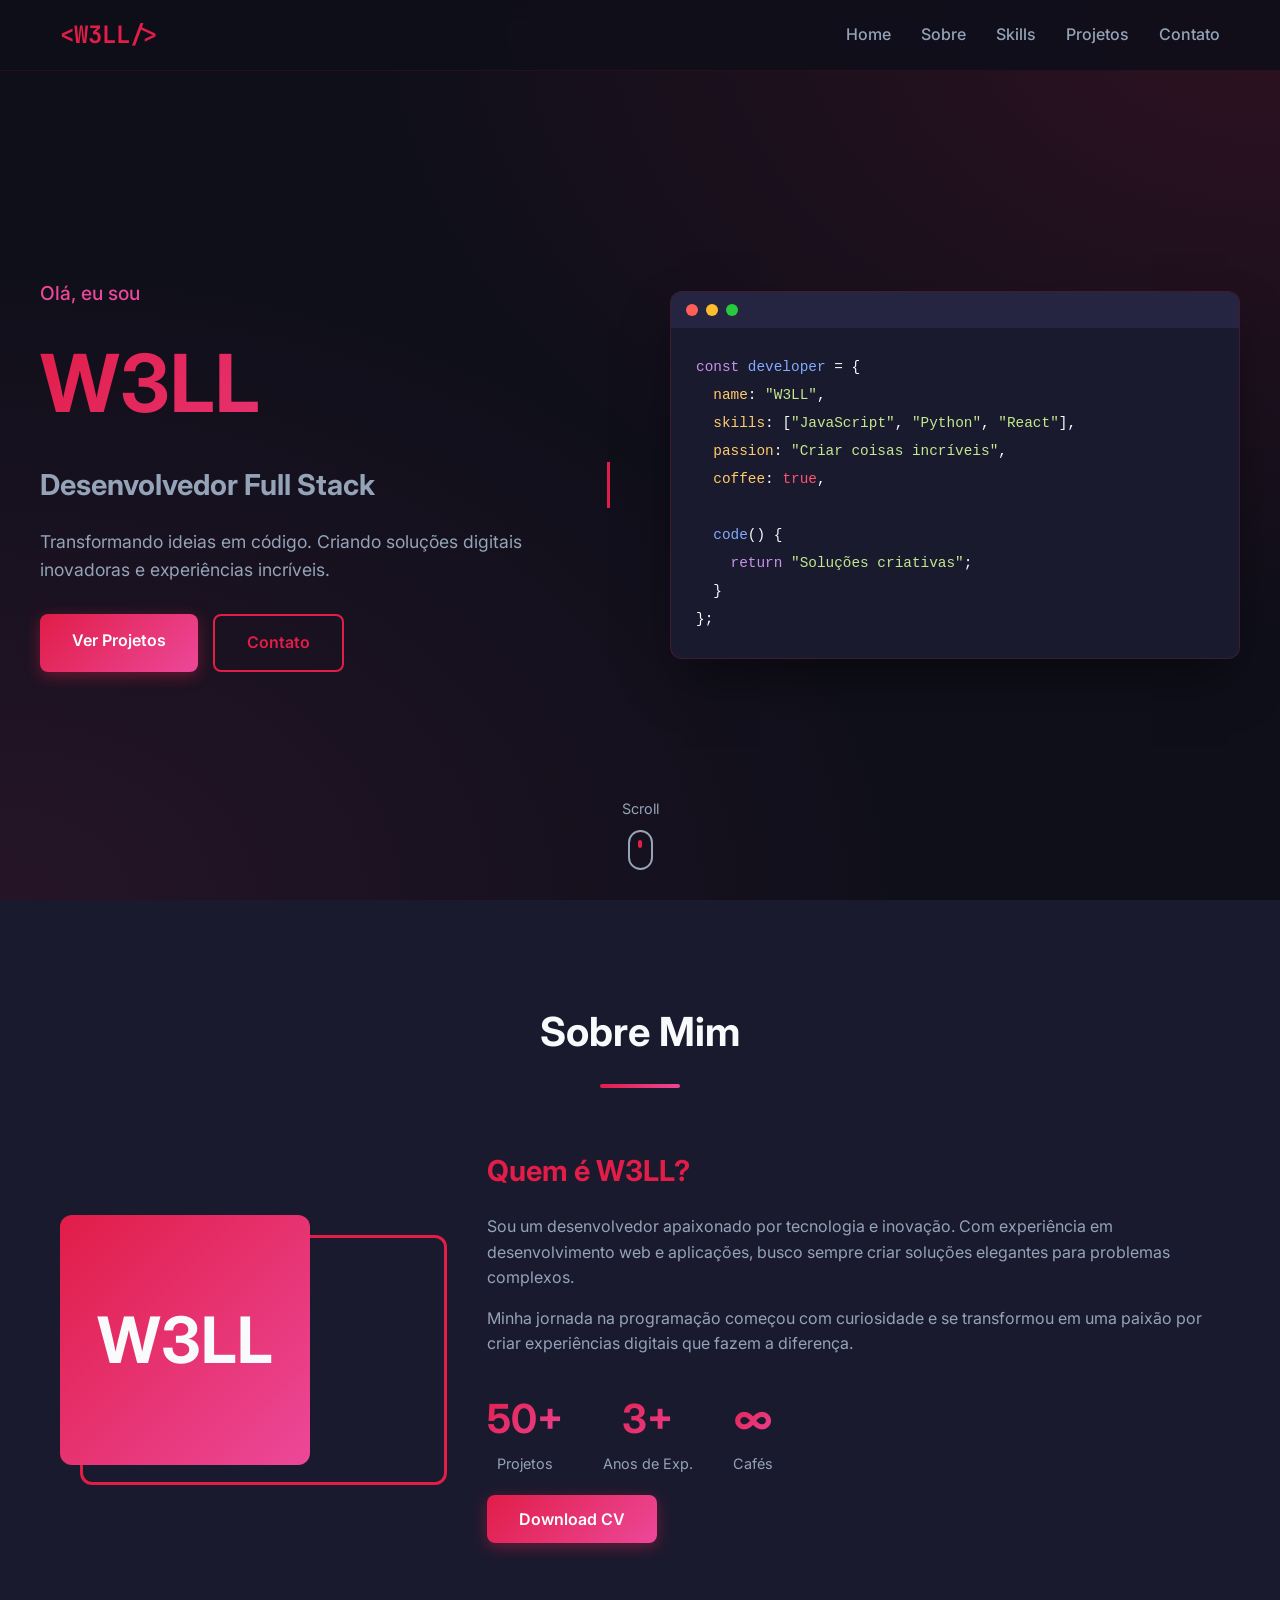
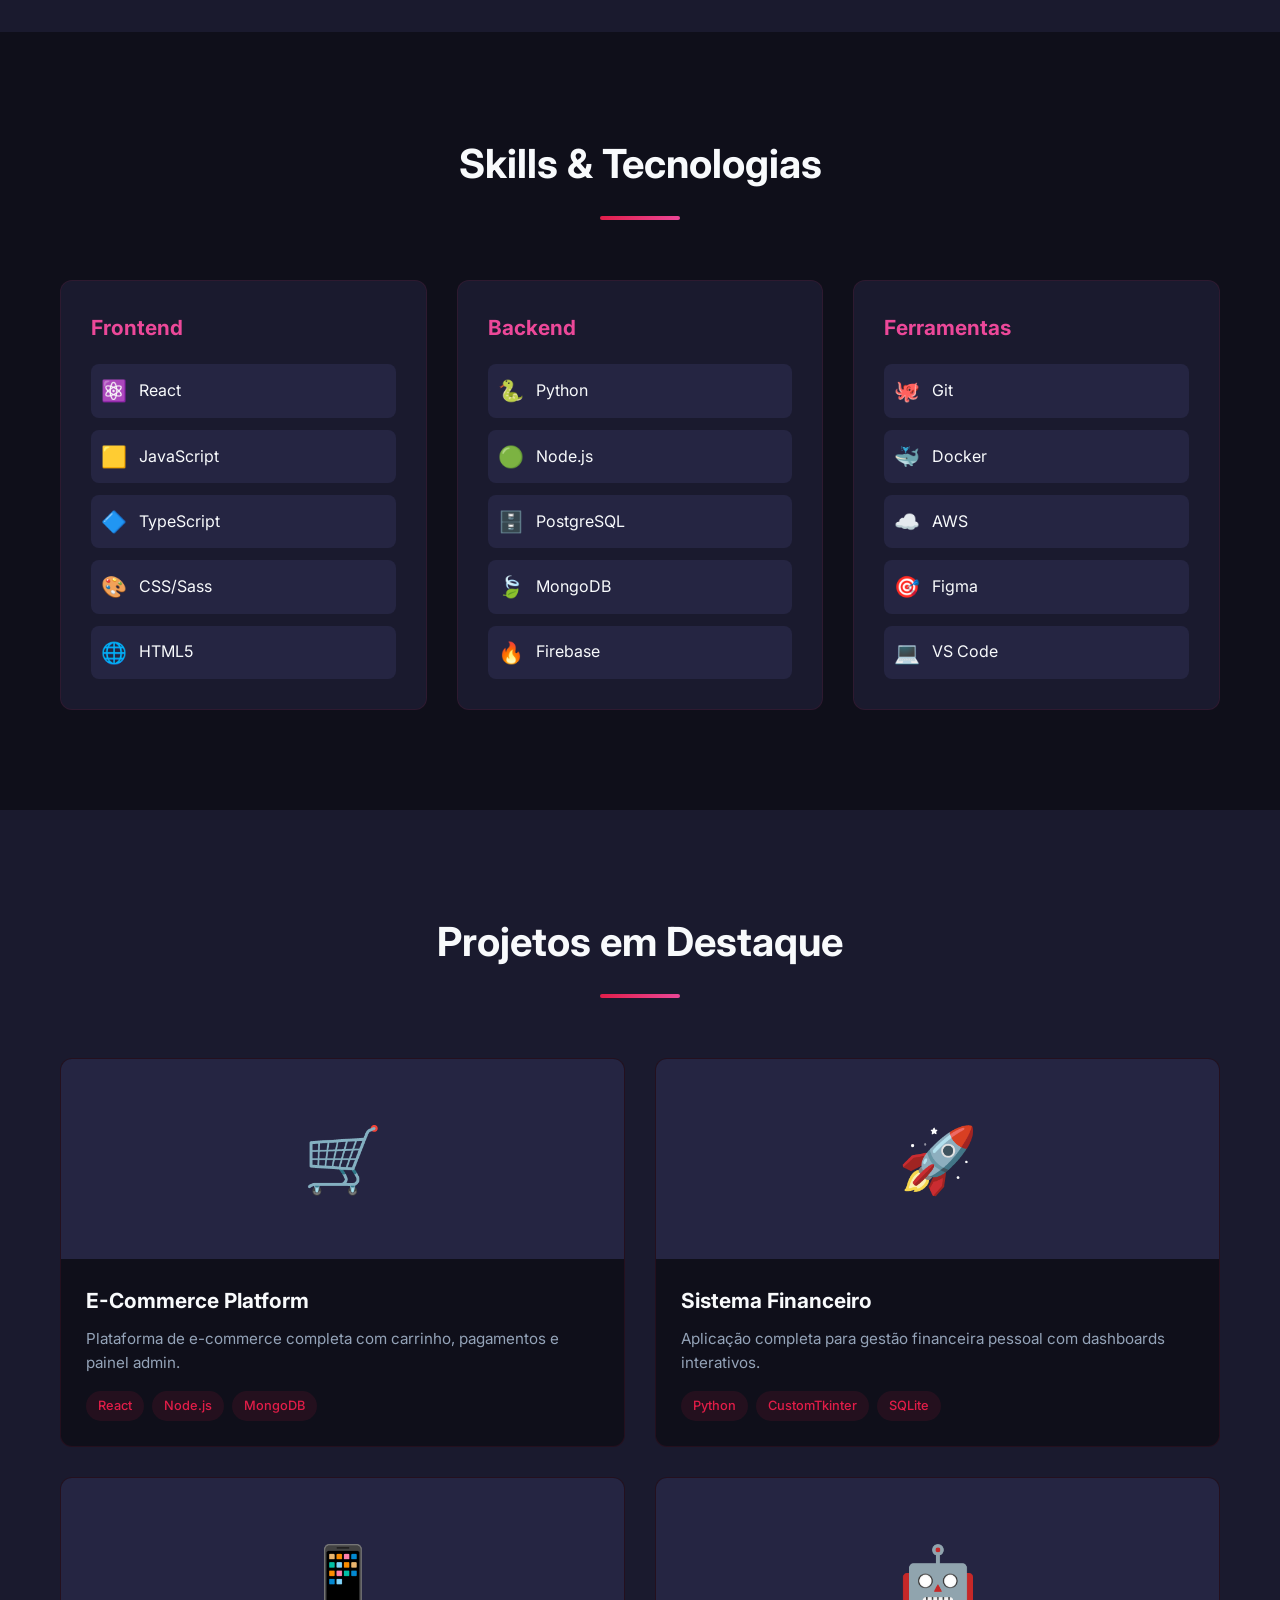
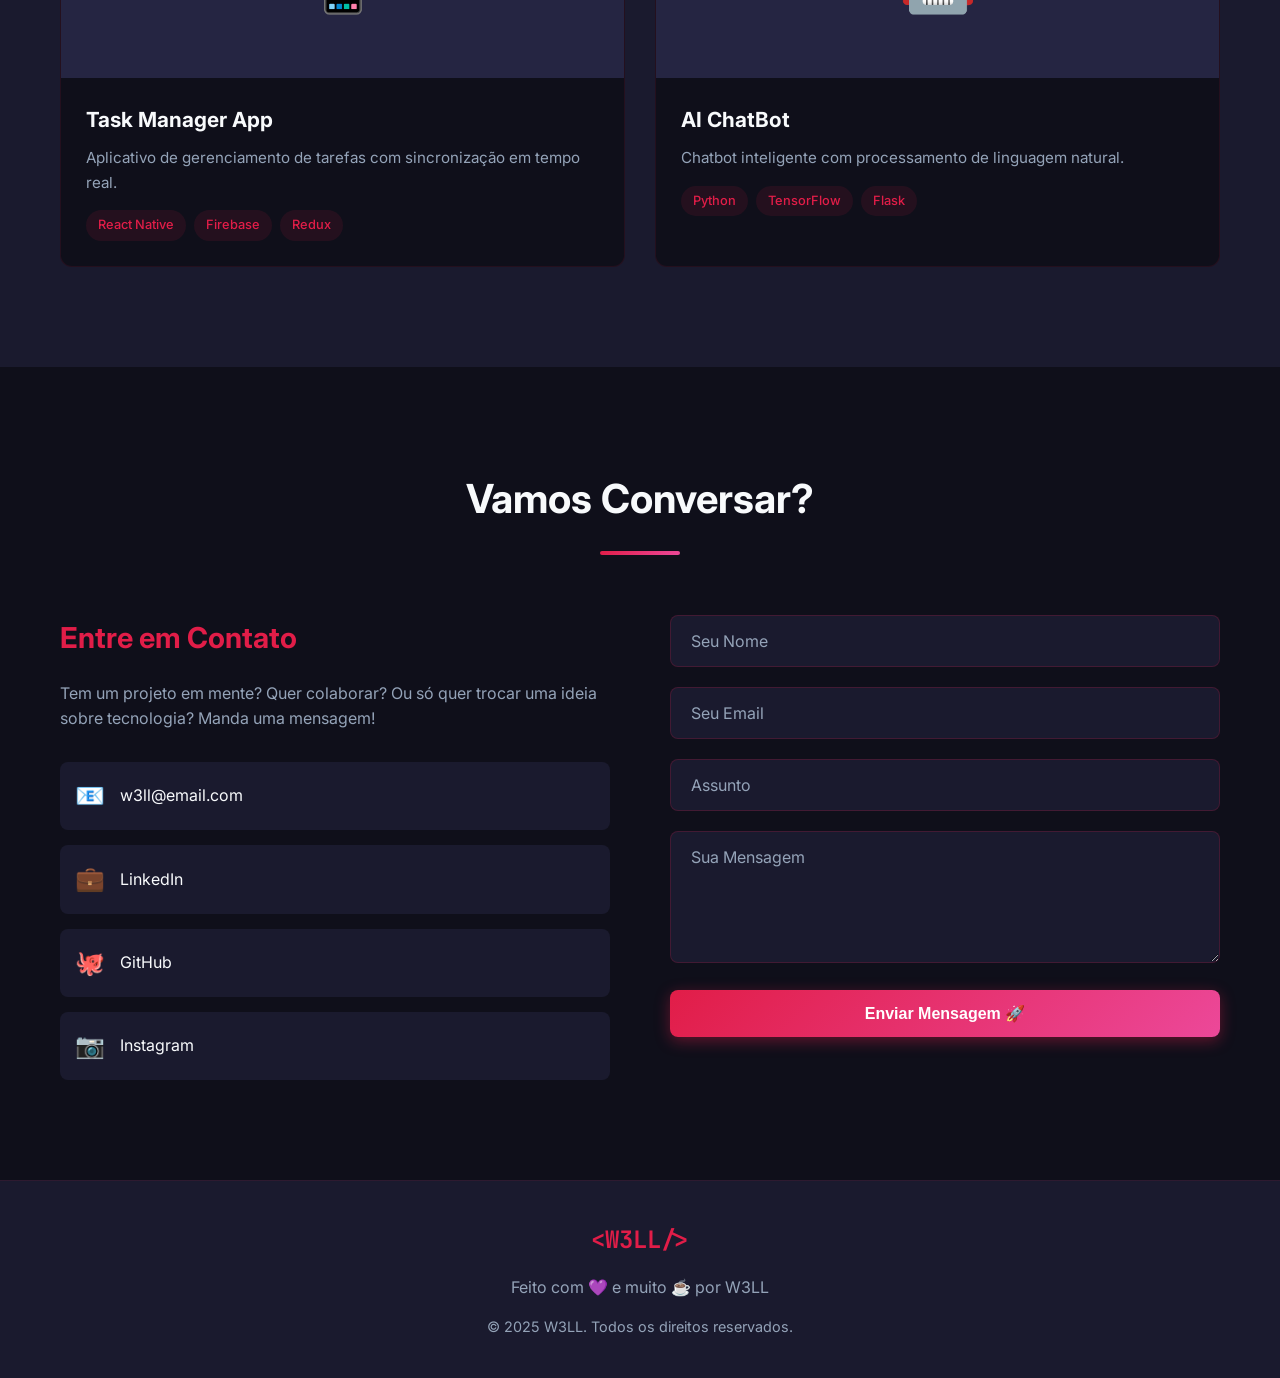
<file: index.html>
<!DOCTYPE html>
<html lang="pt-BR">
  <head>
    <meta charset="UTF-8" />
    <meta name="viewport" content="width=device-width, initial-scale=1.0" />
    <title>W3LL | Desenvolvedor Full Stack</title>
    <link rel="stylesheet" href="style.css" />
    <link
      href="https://fonts.googleapis.com/css2?family=JetBrains+Mono:wght@400;700&family=Inter:wght@300;400;600;700&display=swap"
      rel="stylesheet"
    />
  </head>
  <body>
    <nav class="navbar">
      <div class="container">
        <a href="#" class="logo">&lt;W3LL/&gt;</a>
        <ul class="nav-links">
          <li><a href="#home">Home</a></li>
          <li><a href="#sobre">Sobre</a></li>
          <li><a href="#skills">Skills</a></li>
          <li><a href="#projetos">Projetos</a></li>
          <li><a href="#contato">Contato</a></li>
        </ul>
        <button class="menu-toggle" id="menuToggle">☰</button>
      </div>
    </nav>

    <section id="home" class="hero">
      <div class="hero-content">
        <div class="hero-text">
          <p class="greeting">Olá, eu sou</p>
          <h1 class="glitch" data-text="W3LL">W3LL</h1>
          <h2 class="typewriter">Desenvolvedor Full Stack</h2>
          <p class="description">
            Transformando ideias em código. Criando soluções digitais inovadoras
            e experiências incríveis.
          </p>
          <div class="cta-buttons">
            <a href="#projetos" class="btn btn-primary">Ver Projetos</a>
            <a href="#contato" class="btn btn-outline">Contato</a>
          </div>
        </div>
        <div class="hero-image">
          <div class="code-window">
            <div class="window-header">
              <span class="dot red"></span>
              <span class="dot yellow"></span>
              <span class="dot green"></span>
            </div>
            <pre class="code-block">
<code><span class="keyword">const</span> <span class="variable">developer</span> = {
  <span class="property">name</span>: <span class="string">"W3LL"</span>,
  <span class="property">skills</span>: [<span class="string">"JavaScript"</span>, <span class="string">"Python"</span>, <span class="string">"React"</span>],
  <span class="property">passion</span>: <span class="string">"Criar coisas incríveis"</span>,
  <span class="property">coffee</span>: <span class="boolean">true</span>,
  
  <span class="function">code</span>() {
    <span class="keyword">return</span> <span class="string">"Soluções criativas"</span>;
  }
};</code></pre>
          </div>
        </div>
      </div>
      <div class="scroll-indicator">
        <span>Scroll</span>
        <div class="mouse"></div>
      </div>
    </section>

    <section id="sobre" class="about">
      <div class="container">
        <h2 class="section-title">Sobre Mim</h2>
        <div class="about-content">
          <div class="about-image">
            <div class="image-frame">
              <div class="avatar">W3LL</div>
            </div>
          </div>
          <div class="about-text">
            <h3>Quem é W3LL?</h3>
            <p>
              Sou um desenvolvedor apaixonado por tecnologia e inovação. Com
              experiência em desenvolvimento web e aplicações, busco sempre
              criar soluções elegantes para problemas complexos.
            </p>
            <p>
              Minha jornada na programação começou com curiosidade e se
              transformou em uma paixão por criar experiências digitais que
              fazem a diferença.
            </p>
            <div class="stats">
              <div class="stat">
                <span class="stat-number">50+</span>
                <span class="stat-label">Projetos</span>
              </div>
              <div class="stat">
                <span class="stat-number">3+</span>
                <span class="stat-label">Anos de Exp.</span>
              </div>
              <div class="stat">
                <span class="stat-number">∞</span>
                <span class="stat-label">Cafés</span>
              </div>
            </div>
            <a href="#" class="btn btn-primary">Download CV</a>
          </div>
        </div>
      </div>
    </section>

    <section id="skills" class="skills">
      <div class="container">
        <h2 class="section-title">Skills & Tecnologias</h2>
        <div class="skills-grid">
          <div class="skill-category">
            <h3>Frontend</h3>
            <div class="skill-items">
              <div class="skill-item">
                <span class="skill-icon">⚛️</span>
                <span>React</span>
              </div>
              <div class="skill-item">
                <span class="skill-icon">🟨</span>
                <span>JavaScript</span>
              </div>
              <div class="skill-item">
                <span class="skill-icon">🔷</span>
                <span>TypeScript</span>
              </div>
              <div class="skill-item">
                <span class="skill-icon">🎨</span>
                <span>CSS/Sass</span>
              </div>
              <div class="skill-item">
                <span class="skill-icon">🌐</span>
                <span>HTML5</span>
              </div>
            </div>
          </div>
          <div class="skill-category">
            <h3>Backend</h3>
            <div class="skill-items">
              <div class="skill-item">
                <span class="skill-icon">🐍</span>
                <span>Python</span>
              </div>
              <div class="skill-item">
                <span class="skill-icon">🟢</span>
                <span>Node.js</span>
              </div>
              <div class="skill-item">
                <span class="skill-icon">🗄️</span>
                <span>PostgreSQL</span>
              </div>
              <div class="skill-item">
                <span class="skill-icon">🍃</span>
                <span>MongoDB</span>
              </div>
              <div class="skill-item">
                <span class="skill-icon">🔥</span>
                <span>Firebase</span>
              </div>
            </div>
          </div>
          <div class="skill-category">
            <h3>Ferramentas</h3>
            <div class="skill-items">
              <div class="skill-item">
                <span class="skill-icon">🐙</span>
                <span>Git</span>
              </div>
              <div class="skill-item">
                <span class="skill-icon">🐳</span>
                <span>Docker</span>
              </div>
              <div class="skill-item">
                <span class="skill-icon">☁️</span>
                <span>AWS</span>
              </div>
              <div class="skill-item">
                <span class="skill-icon">🎯</span>
                <span>Figma</span>
              </div>
              <div class="skill-item">
                <span class="skill-icon">💻</span>
                <span>VS Code</span>
              </div>
            </div>
          </div>
        </div>
      </div>
    </section>

    <section id="projetos" class="projects">
      <div class="container">
        <h2 class="section-title">Projetos em Destaque</h2>
        <div class="projects-grid">
          <div class="project-card">
            <div class="project-image">
              <div class="project-placeholder">🛒</div>
              <div class="project-overlay">
                <a href="ecommerce/venda.html" class="project-link">Vender</a>
                <a href="#" class="project-link">GitHub</a>
              </div>
            </div>
            <div class="project-info">
              <h3>E-Commerce Platform</h3>
              <p>
                Plataforma de e-commerce completa com carrinho, pagamentos e
                painel admin.
              </p>
              <div class="project-tags">
                <span>React</span>
                <span>Node.js</span>
                <span>MongoDB</span>
              </div>
            </div>
          </div>
          <div class="project-card">
            <div class="project-image">
              <div class="project-placeholder">🚀</div>
              <div class="project-overlay">
                <a href="#" class="project-link">Ver Projeto</a>
                <a href="#" class="project-link">GitHub</a>
              </div>
            </div>
            <div class="project-info">
              <h3>Sistema Financeiro</h3>
              <p>
                Aplicação completa para gestão financeira pessoal com dashboards
                interativos.
              </p>
              <div class="project-tags">
                <span>Python</span>
                <span>CustomTkinter</span>
                <span>SQLite</span>
              </div>
            </div>
          </div>
          <div class="project-card">
            <div class="project-image">
              <div class="project-placeholder">📱</div>
              <div class="project-overlay">
                <a href="#" class="project-link">Ver Projeto</a>
                <a href="#" class="project-link">GitHub</a>
              </div>
            </div>
            <div class="project-info">
              <h3>Task Manager App</h3>
              <p>
                Aplicativo de gerenciamento de tarefas com sincronização em
                tempo real.
              </p>
              <div class="project-tags">
                <span>React Native</span>
                <span>Firebase</span>
                <span>Redux</span>
              </div>
            </div>
          </div>
          <div class="project-card">
            <div class="project-image">
              <div class="project-placeholder">🤖</div>
              <div class="project-overlay">
                <a href="#" class="project-link">Ver Projeto</a>
                <a href="#" class="project-link">GitHub</a>
              </div>
            </div>
            <div class="project-info">
              <h3>AI ChatBot</h3>
              <p>Chatbot inteligente com processamento de linguagem natural.</p>
              <div class="project-tags">
                <span>Python</span>
                <span>TensorFlow</span>
                <span>Flask</span>
              </div>
            </div>
          </div>
        </div>
      </div>
    </section>

    <section id="contato" class="contact">
      <div class="container">
        <h2 class="section-title">Vamos Conversar?</h2>
        <div class="contact-content">
          <div class="contact-info">
            <h3>Entre em Contato</h3>
            <p>
              Tem um projeto em mente? Quer colaborar? Ou só quer trocar uma
              ideia sobre tecnologia? Manda uma mensagem!
            </p>
            <div class="contact-links">
              <a href="mailto:w3ll@email.com" class="contact-item">
                <span class="contact-icon">📧</span>
                <span>w3ll@email.com</span>
              </a>
              <a href="#" class="contact-item">
                <span class="contact-icon">💼</span>
                <span>LinkedIn</span>
              </a>
              <a href="#" class="contact-item">
                <span class="contact-icon">🐙</span>
                <span>GitHub</span>
              </a>
              <a href="#" class="contact-item">
                <span class="contact-icon">📷</span>
                <span>Instagram</span>
              </a>
            </div>
          </div>
          <form class="contact-form" id="contactForm">
            <div class="form-group">
              <input type="text" id="name" placeholder="Seu Nome" required />
            </div>
            <div class="form-group">
              <input type="email" id="email" placeholder="Seu Email" required />
            </div>
            <div class="form-group">
              <input type="text" id="subject" placeholder="Assunto" />
            </div>
            <div class="form-group">
              <textarea
                id="message"
                placeholder="Sua Mensagem"
                rows="5"
                required
              ></textarea>
            </div>
            <button type="submit" class="btn btn-primary btn-full">
              Enviar Mensagem 🚀
            </button>
          </form>
        </div>
      </div>
    </section>

    <footer class="footer">
      <div class="container">
        <div class="footer-content">
          <a href="#" class="logo">&lt;W3LL/&gt;</a>
          <p>Feito com 💜 e muito ☕ por W3LL</p>
          <p class="copyright">© 2025 W3LL. Todos os direitos reservados.</p>
        </div>
      </div>
    </footer>

    <script src="script.js"></script>
  </body>
</html>
</file>
<file: style.css>
* {
    margin: 0;
    padding: 0;
    box-sizing: border-box;
}

:root {
    --primary: #E11D48;
    --primary-dark: #BE123C;
    --secondary: #EC4899;
    --bg-dark: #0F0F1A;
    --bg-card: #1A1A2E;
    --bg-card-alt: #252542;
    --text: #F8FAFC;
    --text-muted: #94A3B8;
    --gradient: linear-gradient(135deg, #E11D48 0%, #EC4899 100%);
    --shadow: 0 25px 50px -12px rgba(0, 0, 0, 0.5);
}

html {
    scroll-behavior: smooth;
}

body {
    font-family: 'Inter', sans-serif;
    background-color: var(--bg-dark);
    color: var(--text);
    line-height: 1.6;
    overflow-x: hidden;
}

.container {
    max-width: 1200px;
    margin: 0 auto;
    padding: 0 20px;
}

/* Navbar */
.navbar {
    position: fixed;
    top: 0;
    left: 0;
    right: 0;
    z-index: 1000;
    background: rgba(15, 15, 26, 0.9);
    backdrop-filter: blur(10px);
    border-bottom: 1px solid rgba(225, 29, 72, 0.1);
}

.navbar .container {
    display: flex;
    justify-content: space-between;
    align-items: center;
    height: 70px;
}

.logo {
    font-family: 'JetBrains Mono', monospace;
    font-size: 1.5rem;
    font-weight: 700;
    color: var(--primary);
    text-decoration: none;
    transition: all 0.3s ease;
}

.logo:hover {
    text-shadow: 0 0 20px var(--primary);
}

.nav-links {
    display: flex;
    list-style: none;
    gap: 30px;
}

.nav-links a {
    color: var(--text-muted);
    text-decoration: none;
    font-weight: 500;
    transition: all 0.3s ease;
    position: relative;
}

.nav-links a::after {
    content: '';
    position: absolute;
    bottom: -5px;
    left: 0;
    width: 0;
    height: 2px;
    background: var(--gradient);
    transition: width 0.3s ease;
}

.nav-links a:hover {
    color: var(--text);
}

.nav-links a:hover::after {
    width: 100%;
}

.menu-toggle {
    display: none;
    background: none;
    border: none;
    color: var(--text);
    font-size: 1.5rem;
    cursor: pointer;
}

/* Hero Section */
.hero {
    min-height: 100vh;
    display: flex;
    flex-direction: column;
    justify-content: center;
    align-items: center;
    padding: 100px 20px 50px;
    position: relative;
    background: 
        radial-gradient(ellipse at top right, rgba(225, 29, 72, 0.15) 0%, transparent 50%),
        radial-gradient(ellipse at bottom left, rgba(236, 72, 153, 0.1) 0%, transparent 50%);
}

.hero-content {
    max-width: 1200px;
    width: 100%;
    display: grid;
    grid-template-columns: 1fr 1fr;
    gap: 60px;
    align-items: center;
}

.greeting {
    color: var(--secondary);
    font-size: 1.2rem;
    font-weight: 500;
    margin-bottom: 10px;
}

.hero h1 {
    font-size: 5rem;
    font-weight: 700;
    margin-bottom: 15px;
    background: var(--gradient);
    -webkit-background-clip: text;
    -webkit-text-fill-color: transparent;
    background-clip: text;
}

.glitch {
    position: relative;
    animation: glitch 2s infinite;
}

@keyframes glitch {
    0%, 90%, 100% { transform: translate(0); }
    92% { transform: translate(-2px, 2px); }
    94% { transform: translate(2px, -2px); }
    96% { transform: translate(-2px, -2px); }
    98% { transform: translate(2px, 2px); }
}

.typewriter {
    font-size: 1.8rem;
    color: var(--text-muted);
    margin-bottom: 20px;
    border-right: 3px solid var(--primary);
    white-space: nowrap;
    overflow: hidden;
    animation: typing 3s steps(25) forwards, blink 0.7s infinite;
}

@keyframes typing {
    from { width: 0; }
    to { width: 100%; }
}

@keyframes blink {
    50% { border-color: transparent; }
}

.description {
    font-size: 1.1rem;
    color: var(--text-muted);
    margin-bottom: 30px;
    max-width: 500px;
}

.cta-buttons {
    display: flex;
    gap: 15px;
}

.btn {
    padding: 14px 32px;
    border-radius: 8px;
    font-weight: 600;
    text-decoration: none;
    transition: all 0.3s ease;
    cursor: pointer;
    border: none;
    font-size: 1rem;
}

.btn-primary {
    background: var(--gradient);
    color: white;
    box-shadow: 0 4px 15px rgba(225, 29, 72, 0.4);
}

.btn-primary:hover {
    transform: translateY(-3px);
    box-shadow: 0 8px 25px rgba(225, 29, 72, 0.5);
}

.btn-outline {
    background: transparent;
    border: 2px solid var(--primary);
    color: var(--primary);
}

.btn-outline:hover {
    background: var(--primary);
    color: white;
}

.btn-full {
    width: 100%;
}

/* Code Window */
.code-window {
    background: var(--bg-card);
    border-radius: 12px;
    overflow: hidden;
    box-shadow: var(--shadow);
    border: 1px solid rgba(225, 29, 72, 0.2);
}

.window-header {
    background: var(--bg-card-alt);
    padding: 12px 15px;
    display: flex;
    gap: 8px;
}

.dot {
    width: 12px;
    height: 12px;
    border-radius: 50%;
}

.dot.red { background: #FF5F56; }
.dot.yellow { background: #FFBD2E; }
.dot.green { background: #27C93F; }

.code-block {
    padding: 25px;
    font-family: 'JetBrains Mono', monospace;
    font-size: 0.9rem;
    line-height: 1.8;
    overflow-x: auto;
}

.keyword { color: #C792EA; }
.variable { color: #82AAFF; }
.property { color: #FFCB6B; }
.string { color: #C3E88D; }
.boolean { color: #FF5370; }
.function { color: #82AAFF; }

/* Scroll Indicator */
.scroll-indicator {
    position: absolute;
    bottom: 30px;
    display: flex;
    flex-direction: column;
    align-items: center;
    gap: 10px;
    color: var(--text-muted);
    font-size: 0.9rem;
}

.mouse {
    width: 25px;
    height: 40px;
    border: 2px solid var(--text-muted);
    border-radius: 15px;
    position: relative;
}

.mouse::before {
    content: '';
    position: absolute;
    top: 8px;
    left: 50%;
    transform: translateX(-50%);
    width: 4px;
    height: 8px;
    background: var(--primary);
    border-radius: 2px;
    animation: scroll 1.5s infinite;
}

@keyframes scroll {
    0% { opacity: 1; transform: translateX(-50%) translateY(0); }
    100% { opacity: 0; transform: translateX(-50%) translateY(15px); }
}

/* Sections */
section {
    padding: 100px 20px;
}

.section-title {
    text-align: center;
    font-size: 2.5rem;
    margin-bottom: 60px;
    position: relative;
}

.section-title::after {
    content: '';
    display: block;
    width: 80px;
    height: 4px;
    background: var(--gradient);
    margin: 20px auto 0;
    border-radius: 2px;
}

/* About Section */
.about {
    background: var(--bg-card);
}

.about-content {
    display: grid;
    grid-template-columns: 1fr 2fr;
    gap: 60px;
    align-items: center;
}

.image-frame {
    position: relative;
}

.image-frame::before {
    content: '';
    position: absolute;
    top: 20px;
    left: 20px;
    right: -20px;
    bottom: -20px;
    border: 3px solid var(--primary);
    border-radius: 12px;
    z-index: 0;
}

.avatar {
    width: 250px;
    height: 250px;
    background: var(--gradient);
    border-radius: 12px;
    display: flex;
    align-items: center;
    justify-content: center;
    font-size: 4rem;
    font-weight: 700;
    position: relative;
    z-index: 1;
}

.about-text h3 {
    font-size: 1.8rem;
    margin-bottom: 20px;
    color: var(--primary);
}

.about-text p {
    color: var(--text-muted);
    margin-bottom: 15px;
}

.stats {
    display: flex;
    gap: 40px;
    margin: 30px 0;
}

.stat {
    text-align: center;
}

.stat-number {
    display: block;
    font-size: 2.5rem;
    font-weight: 700;
    background: var(--gradient);
    -webkit-background-clip: text;
    -webkit-text-fill-color: transparent;
    background-clip: text;
}

.stat-label {
    color: var(--text-muted);
    font-size: 0.9rem;
}

/* Skills Section */
.skills-grid {
    display: grid;
    grid-template-columns: repeat(3, 1fr);
    gap: 30px;
}

.skill-category {
    background: var(--bg-card);
    padding: 30px;
    border-radius: 12px;
    border: 1px solid rgba(225, 29, 72, 0.1);
    transition: all 0.3s ease;
}

.skill-category:hover {
    transform: translateY(-5px);
    border-color: var(--primary);
    box-shadow: 0 20px 40px rgba(225, 29, 72, 0.1);
}

.skill-category h3 {
    font-size: 1.3rem;
    margin-bottom: 20px;
    color: var(--secondary);
}

.skill-items {
    display: flex;
    flex-direction: column;
    gap: 12px;
}

.skill-item {
    display: flex;
    align-items: center;
    gap: 12px;
    padding: 10px;
    background: var(--bg-card-alt);
    border-radius: 8px;
    transition: all 0.3s ease;
}

.skill-item:hover {
    background: rgba(225, 29, 72, 0.1);
    transform: translateX(5px);
}

.skill-icon {
    font-size: 1.3rem;
}

/* Projects Section */
.projects {
    background: var(--bg-card);
}

.projects-grid {
    display: grid;
    grid-template-columns: repeat(2, 1fr);
    gap: 30px;
}

.project-card {
    background: var(--bg-dark);
    border-radius: 12px;
    overflow: hidden;
    border: 1px solid rgba(225, 29, 72, 0.1);
    transition: all 0.3s ease;
}

.project-card:hover {
    transform: translateY(-10px);
    border-color: var(--primary);
    box-shadow: 0 25px 50px rgba(225, 29, 72, 0.15);
}

.project-image {
    position: relative;
    height: 200px;
    background: var(--bg-card-alt);
    display: flex;
    align-items: center;
    justify-content: center;
}

.project-placeholder {
    font-size: 4rem;
}

.project-overlay {
    position: absolute;
    top: 0;
    left: 0;
    right: 0;
    bottom: 0;
    background: rgba(225, 29, 72, 0.9);
    display: flex;
    align-items: center;
    justify-content: center;
    gap: 15px;
    opacity: 0;
    transition: all 0.3s ease;
}

.project-card:hover .project-overlay {
    opacity: 1;
}

.project-link {
    padding: 10px 20px;
    background: white;
    color: var(--primary);
    text-decoration: none;
    border-radius: 6px;
    font-weight: 600;
    transition: all 0.3s ease;
}

.project-link:hover {
    transform: scale(1.05);
}

.project-info {
    padding: 25px;
}

.project-info h3 {
    font-size: 1.3rem;
    margin-bottom: 10px;
}

.project-info p {
    color: var(--text-muted);
    font-size: 0.95rem;
    margin-bottom: 15px;
}

.project-tags {
    display: flex;
    flex-wrap: wrap;
    gap: 8px;
}

.project-tags span {
    padding: 5px 12px;
    background: rgba(225, 29, 72, 0.1);
    color: var(--primary);
    border-radius: 20px;
    font-size: 0.8rem;
    font-weight: 500;
}

/* Contact Section */
.contact-content {
    display: grid;
    grid-template-columns: 1fr 1fr;
    gap: 60px;
}

.contact-info h3 {
    font-size: 1.8rem;
    margin-bottom: 20px;
    color: var(--primary);
}

.contact-info p {
    color: var(--text-muted);
    margin-bottom: 30px;
}

.contact-links {
    display: flex;
    flex-direction: column;
    gap: 15px;
}

.contact-item {
    display: flex;
    align-items: center;
    gap: 15px;
    padding: 15px;
    background: var(--bg-card);
    border-radius: 8px;
    text-decoration: none;
    color: var(--text);
    transition: all 0.3s ease;
}

.contact-item:hover {
    background: rgba(225, 29, 72, 0.1);
    transform: translateX(10px);
}

.contact-icon {
    font-size: 1.5rem;
}

/* Contact Form */
.contact-form {
    display: flex;
    flex-direction: column;
    gap: 20px;
}

.form-group input,
.form-group textarea {
    width: 100%;
    padding: 15px 20px;
    background: var(--bg-card);
    border: 1px solid rgba(225, 29, 72, 0.2);
    border-radius: 8px;
    color: var(--text);
    font-family: inherit;
    font-size: 1rem;
    transition: all 0.3s ease;
}

.form-group input:focus,
.form-group textarea:focus {
    outline: none;
    border-color: var(--primary);
    box-shadow: 0 0 20px rgba(225, 29, 72, 0.2);
}

.form-group input::placeholder,
.form-group textarea::placeholder {
    color: var(--text-muted);
}

/* Footer */
.footer {
    background: var(--bg-card);
    padding: 40px 20px;
    text-align: center;
    border-top: 1px solid rgba(225, 29, 72, 0.1);
}

.footer-content {
    display: flex;
    flex-direction: column;
    align-items: center;
    gap: 15px;
}

.footer p {
    color: var(--text-muted);
}

.copyright {
    font-size: 0.9rem;
}

/* Responsive */
@media (max-width: 992px) {
    .hero-content {
        grid-template-columns: 1fr;
        text-align: center;
    }
    
    .hero h1 {
        font-size: 3.5rem;
    }
    
    .cta-buttons {
        justify-content: center;
    }
    
    .hero-image {
        display: none;
    }
    
    .about-content {
        grid-template-columns: 1fr;
        text-align: center;
    }
    
    .about-image {
        display: flex;
        justify-content: center;
    }
    
    .stats {
        justify-content: center;
    }
    
    .skills-grid {
        grid-template-columns: 1fr;
    }
    
    .projects-grid {
        grid-template-columns: 1fr;
    }
    
    .contact-content {
        grid-template-columns: 1fr;
    }
}

@media (max-width: 768px) {
    .nav-links {
        display: none;
        position: absolute;
        top: 70px;
        left: 0;
        right: 0;
        background: var(--bg-dark);
        flex-direction: column;
        padding: 20px;
        gap: 15px;
    }
    
    .nav-links.active {
        display: flex;
    }
    
    .menu-toggle {
        display: block;
    }
    
    .hero h1 {
        font-size: 2.5rem;
    }
    
    .typewriter {
        font-size: 1.2rem;
    }
    
    .section-title {
        font-size: 2rem;
    }
}
</file>
